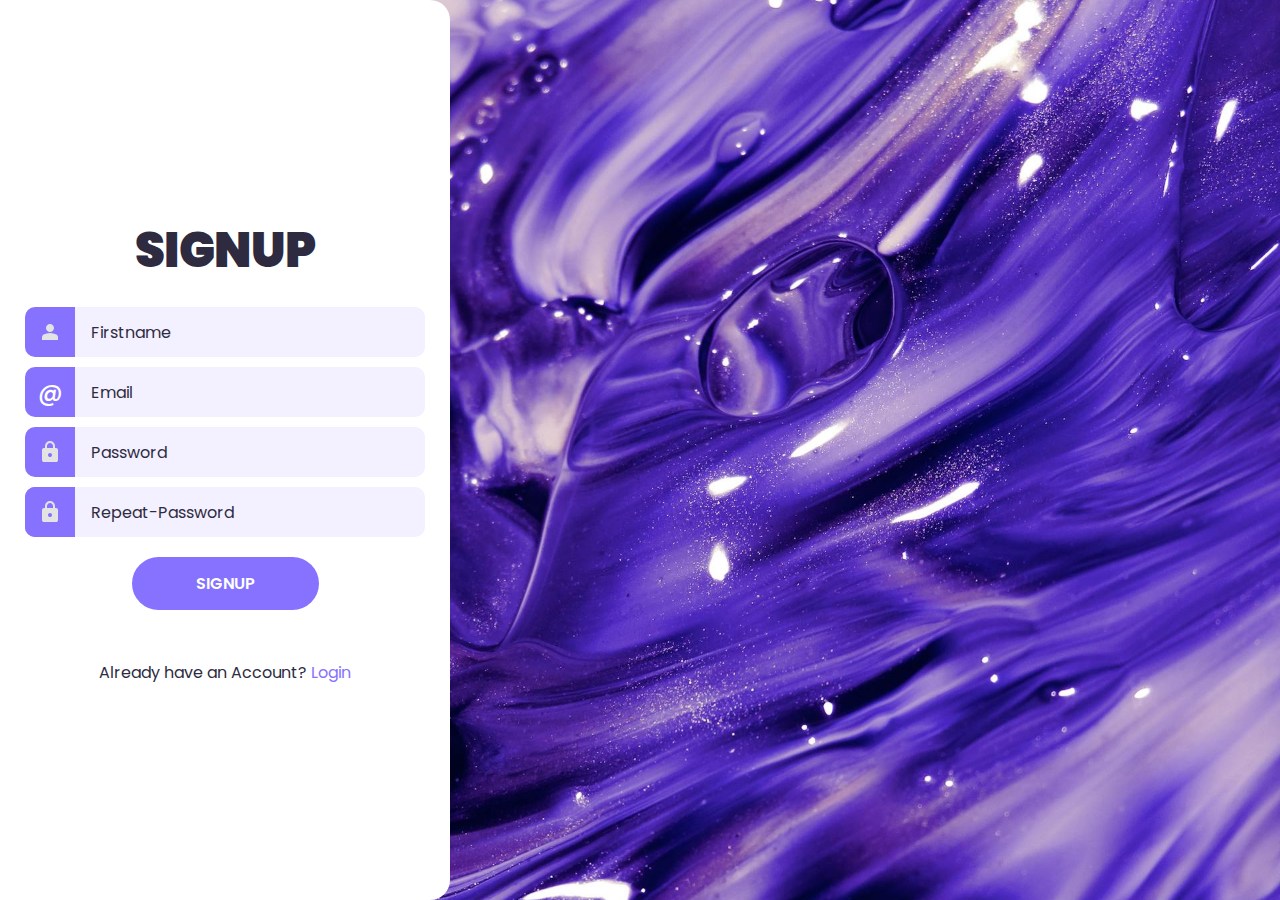
<file: index.html>
<!DOCTYPE html>
<html lang="en">
<head>
    <meta charset="UTF-8">
    <meta name="viewport" content="width=device-width, initial-scale=1.0">
    <title>Logistics Tracking</title>
    <link rel="stylesheet" href="style.css">
    <script type="text/javascript" src="validation.js" defer></script>
</head>
<body>
    <div class="wrapper">
        <h1>Signup</h1>
        <p id = "error-message"></p>
        <form id="form">
            <div>
                <label for="firstname-input"><svg xmlns="http://www.w3.org/2000/svg" height="24px" viewBox="0 -960 960 960" width="24px" fill="#e3e3e3"><path d="M480-480q-66 0-113-47t-47-113q0-66 47-113t113-47q66 0 113 47t47 113q0 66-47 113t-113 47ZM160-160v-112q0-34 17.5-62.5T224-378q62-31 126-46.5T480-440q66 0 130 15.5T736-378q29 15 46.5 43.5T800-272v112H160Z"/></svg></label>
                <input type="text" name="firstname" id="firstname-input" placeholder="Firstname">
            </div>
            <div>
                <label for="email-input">
                    <span>@</span>
                </label>
                <input type="text" name="email" id="email-input" placeholder="Email">
            </div>
            <div>
                <label for="password-input">
                    <svg xmlns="http://www.w3.org/2000/svg" height="24px" viewBox="0 -960 960 960" width="24px" fill="#e3e3e3"><path d="M240-80q-33 0-56.5-23.5T160-160v-400q0-33 23.5-56.5T240-640h40v-80q0-83 58.5-141.5T480-920q83 0 141.5 58.5T680-720v80h40q33 0 56.5 23.5T800-560v400q0 33-23.5 56.5T720-80H240Zm240-200q33 0 56.5-23.5T560-360q0-33-23.5-56.5T480-440q-33 0-56.5 23.5T400-360q0 33 23.5 56.5T480-280ZM360-640h240v-80q0-50-35-85t-85-35q-50 0-85 35t-35 85v80Z"/></svg> 
                </label>
                <input type="password" name="password" id="password-input" placeholder="Password">
            </div>
            <div>
                <label for="repeat-password-input">
                    <label for="password-input">
                        <svg xmlns="http://www.w3.org/2000/svg" height="24px" viewBox="0 -960 960 960" width="24px" fill="#e3e3e3"><path d="M240-80q-33 0-56.5-23.5T160-160v-400q0-33 23.5-56.5T240-640h40v-80q0-83 58.5-141.5T480-920q83 0 141.5 58.5T680-720v80h40q33 0 56.5 23.5T800-560v400q0 33-23.5 56.5T720-80H240Zm240-200q33 0 56.5-23.5T560-360q0-33-23.5-56.5T480-440q-33 0-56.5 23.5T400-360q0 33 23.5 56.5T480-280ZM360-640h240v-80q0-50-35-85t-85-35q-50 0-85 35t-35 85v80Z"/></svg> 
                    </label>
                </label>
                <input type="password" name="repeat-password" id="repeat-password-input" placeholder="Repeat-Password">
            </div>
            <button type="submit">Signup</button>
        </form>
        <p>Already have an Account? <a href="login.html">Login</a></p>
    </div>

</body>
</html>
</file>
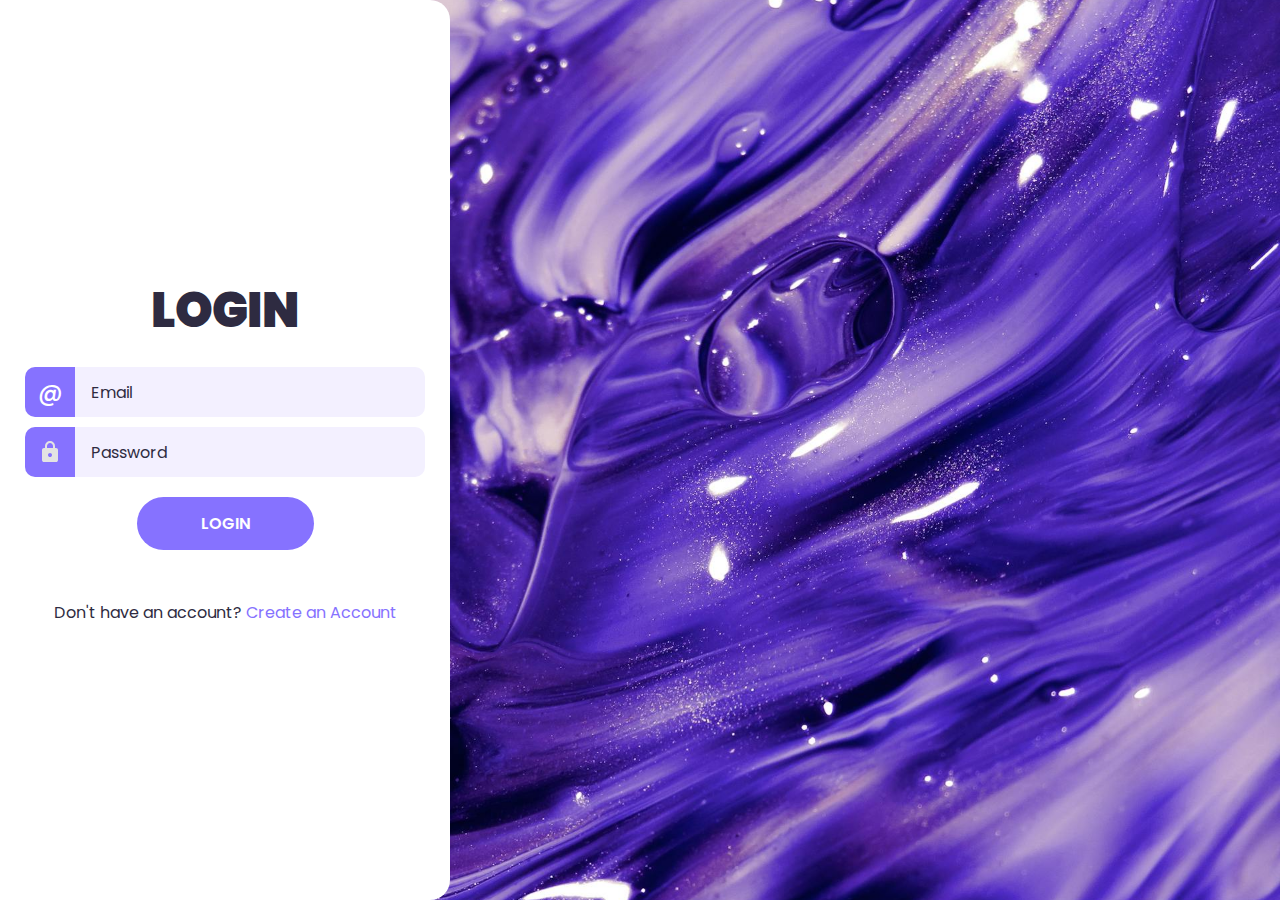
<file: login.html>
<!DOCTYPE html>
<html lang="en">
<head>
    <meta charset="UTF-8">
    <meta name="viewport" content="width=device-width, initial-scale=1.0">
    <title>Logistics Tracking</title>
    <link rel="stylesheet" href="style.css">
    <script type="text/javascript" src="validation.js" defer></script>
</head>
<body>
    <div class="wrapper">
        <h1>Login</h1>
        <p id = "error-message"></p>
        <form id="form">
            
            <div>
                <label for="email-input">
                    <span>@</span>
                </label>
                <input type="text" name="email" id="email-input" placeholder="Email">
            </div>
            <div>
                <label for="password-input">
                    <svg xmlns="http://www.w3.org/2000/svg" height="24px" viewBox="0 -960 960 960" width="24px" fill="#e3e3e3"><path d="M240-80q-33 0-56.5-23.5T160-160v-400q0-33 23.5-56.5T240-640h40v-80q0-83 58.5-141.5T480-920q83 0 141.5 58.5T680-720v80h40q33 0 56.5 23.5T800-560v400q0 33-23.5 56.5T720-80H240Zm240-200q33 0 56.5-23.5T560-360q0-33-23.5-56.5T480-440q-33 0-56.5 23.5T400-360q0 33 23.5 56.5T480-280ZM360-640h240v-80q0-50-35-85t-85-35q-50 0-85 35t-35 85v80Z"/></svg> 
                </label>
                <input type="password" name="password" id="password-input" placeholder="Password">
            </div>
            
            <button type="submit">Login</button>
        </form>
        <p>Don't have an account? <a href="index.html">Create an Account</a></p>
    </div>

</body>
</html>
</file>
<file: style.css>
@import url('https://fonts.googleapis.com/css2?family=Poppins:ital,wght@0,100;0,200;0,300;0,400;0,500;0,600;0,700;0,800;0,900;1,100;1,200;1,300;1,400;1,500;1,600;1,700;1,800;1,900&display=swap');
:root{
    --accent-color: #8672FF;
    --base-color: white;
    --text-color: #2E2B41;
    --input-color: #F3F0FF;
}

*{
    margin: 0;
    padding: 0;
}

html{
    font-family: Poppins, Segoe UI, sans-serif;
    font-size: 12pt;
    color: var(--text-color);
    text-align: center;
}

body{
    min-height: 100vh;
    background-image: url('background2.jpg');
    background-size: cover;
    background-position: right;
    overflow: hidden;
}

.wrapper{
    box-sizing: border-box;
    background-color: var(--base-color);
    height: 100vh;
    width: max(30%, 450px);
    padding: 10px;
    border-radius: 0 20px 20px 0;

    display: flex;
    flex-direction: column;
    align-items: center;
    justify-content: center;
}

h1{
    font-size: 3rem;
    font-weight: 900;
    text-transform: uppercase;
}

form{
    width: min(400px, 100%);
    margin-top: 20px;
    margin-bottom: 50px;
    display: flex;
    flex-direction: column;
    align-items: center;
    gap: 10px;
}

form > div{
    width: 100%;
    display: flex;
    justify-content: center;
}

form label{
    flex-shrink: 0;
    height: 50px;
    width: 50px;
    background-color: var(--accent-color);
    fill: var(--base-color);
    color: var(--base-color);
    border-radius: 10px 0 0 10px;
    display: flex;
    justify-content: center;
    align-items: center;  
    font-size: 1.5rem;
    font-weight: 500;
}

form input{
    box-sizing: border-box;
    flex-grow: 1;
    min-width: 0;
    height: 50px;
    padding: 1em;
    font: inherit;
    border-radius: 0 10px 10px 0;
    border: 2px solid var(--input-color);
    border-left: none;
    background-color: var(--input-color);
    transition: 150ms ease;
}

form input:hover{
    border-color: var(--accent-color);
}

form input:focus{
    outline: none;
    border-color: var(--text-color);
}

div:has(input:focus) > label{
    background-color: var(--text-color);
}

form input::placeholder{
    color: var(--text-color);
}
/*  Button attributes */
form button{
    margin-top: 10px;
    border: none;
    border-radius: 1000px;
    padding: .85em 4em;
    background-color: var(--accent-color);
    color: var(--base-color);
    font: inherit;
    font-weight: 600;
    text-transform: uppercase;
    cursor: pointer;
    transition: 150ms ease;
}

form button:hover{
    background-color: var(--text-color);
}
form button:focus{
    outline: none;
    background-color: var(--text-color);
}

a{
    text-decoration: none;
    color: var(--accent-color);
}
a:hover{
    text-decoration: underline;
}

/* resizing for different screens*/
@media(max-width: 1100px){
    .wrapper{
        width: min(600px, 100%);
        border-radius: 0;
    }
}
/* Validation for form data */
form div.incorrect label{
    background-color: red;
}
form div.incorrect input{
    border-color: red;
}

/*error message coloring */
#error_message{
    color: #f06272;
}
</file>
